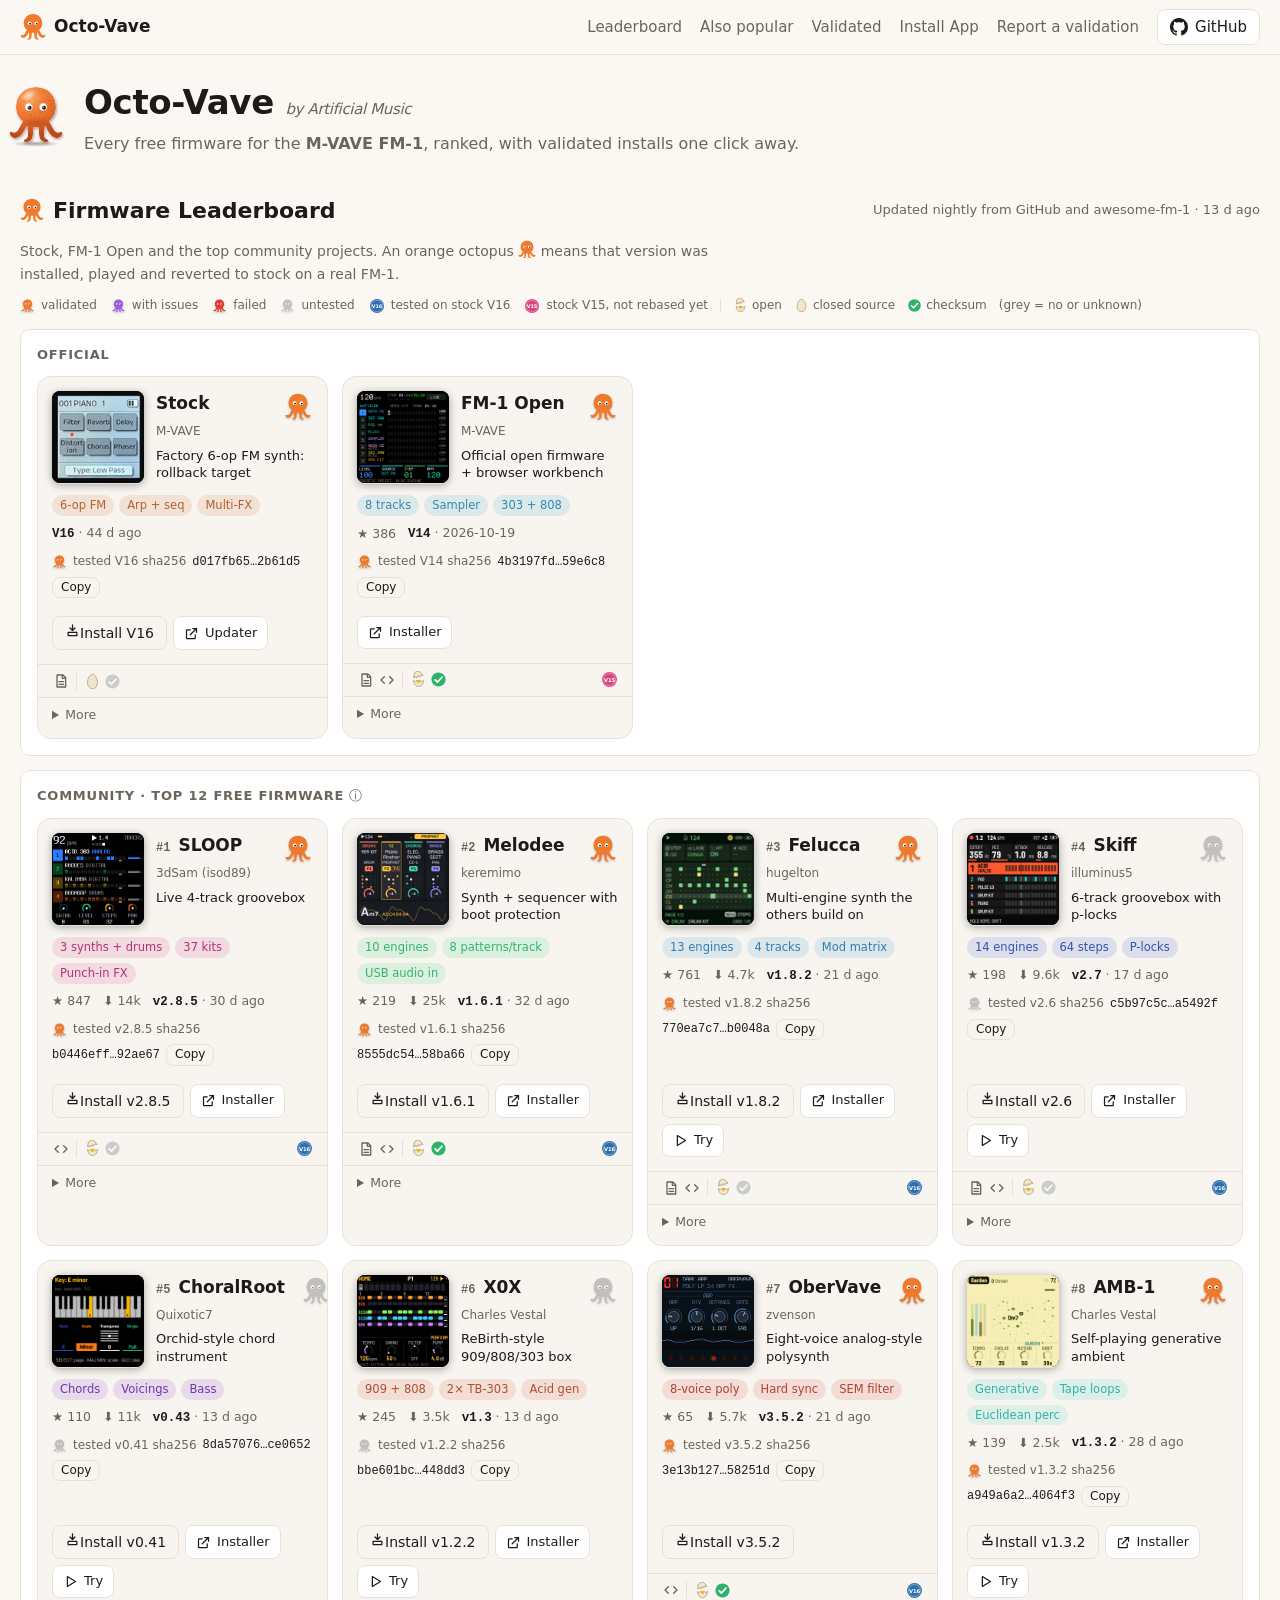
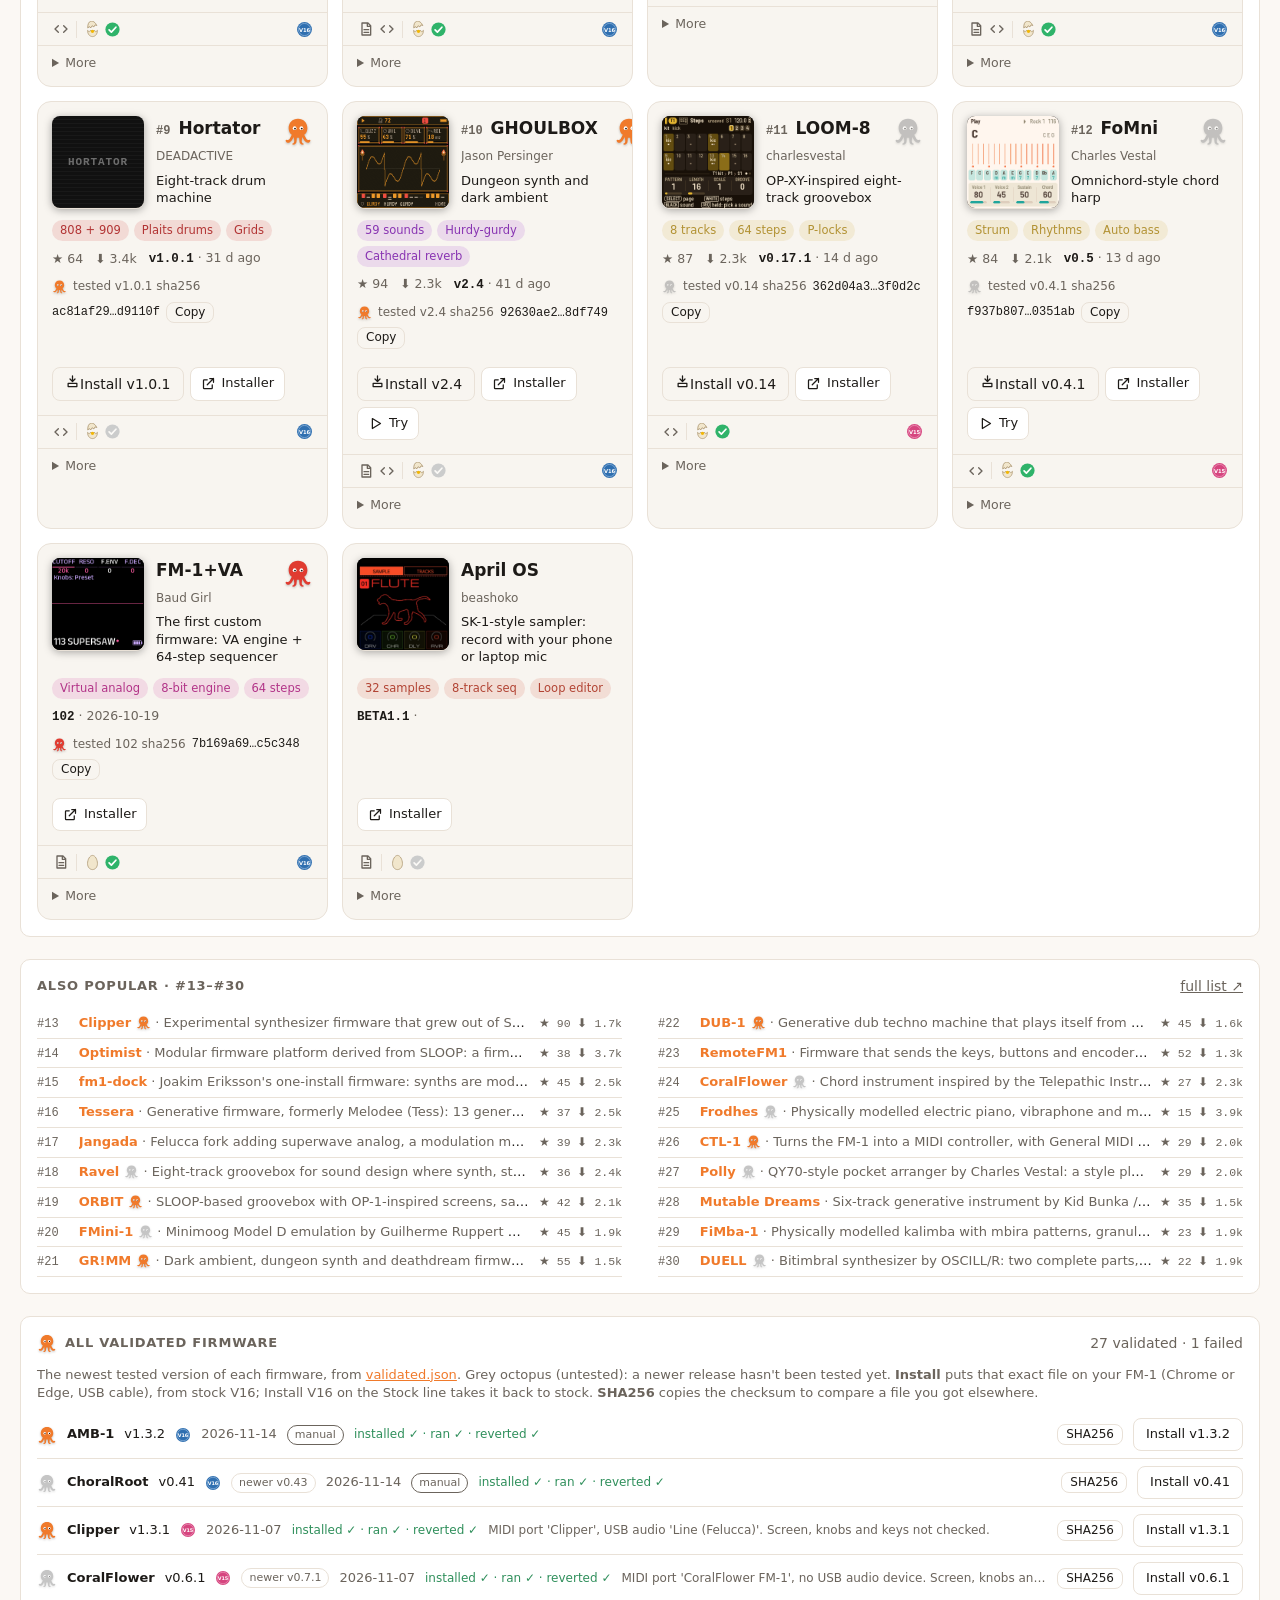
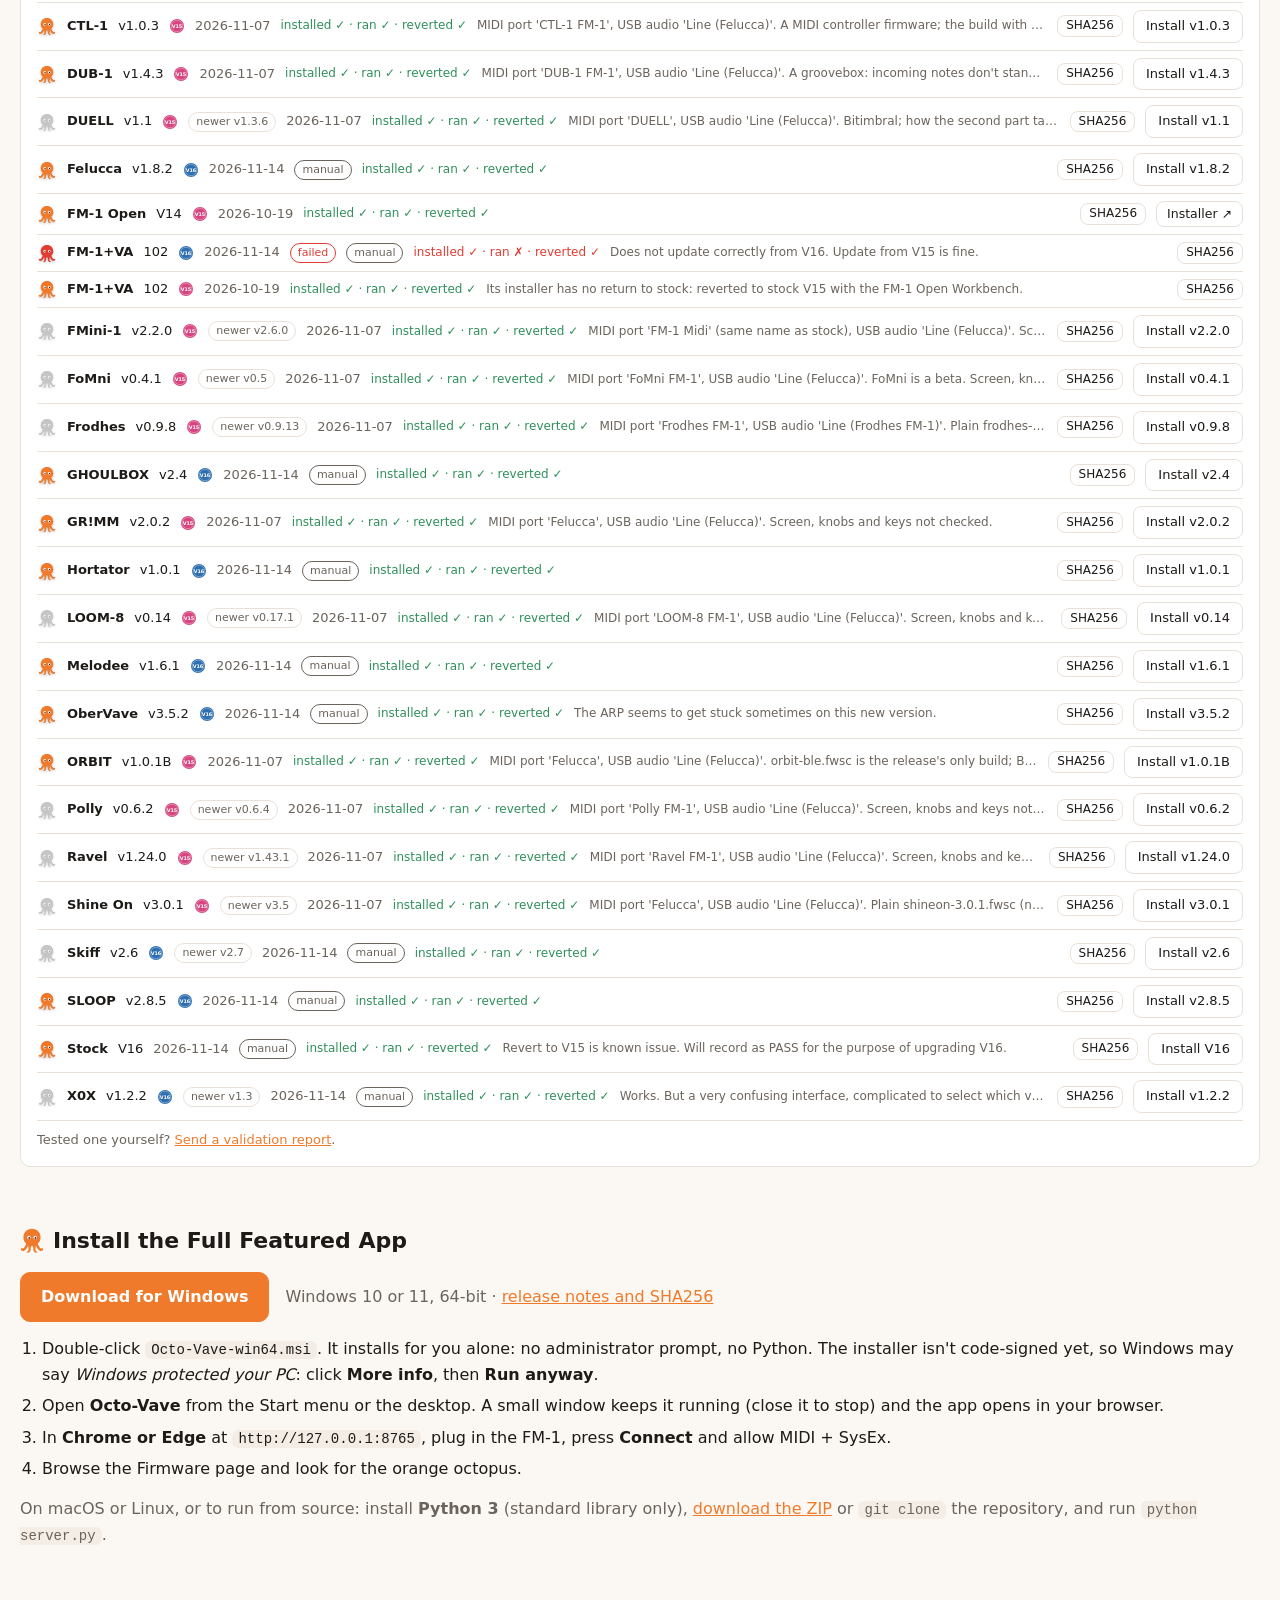
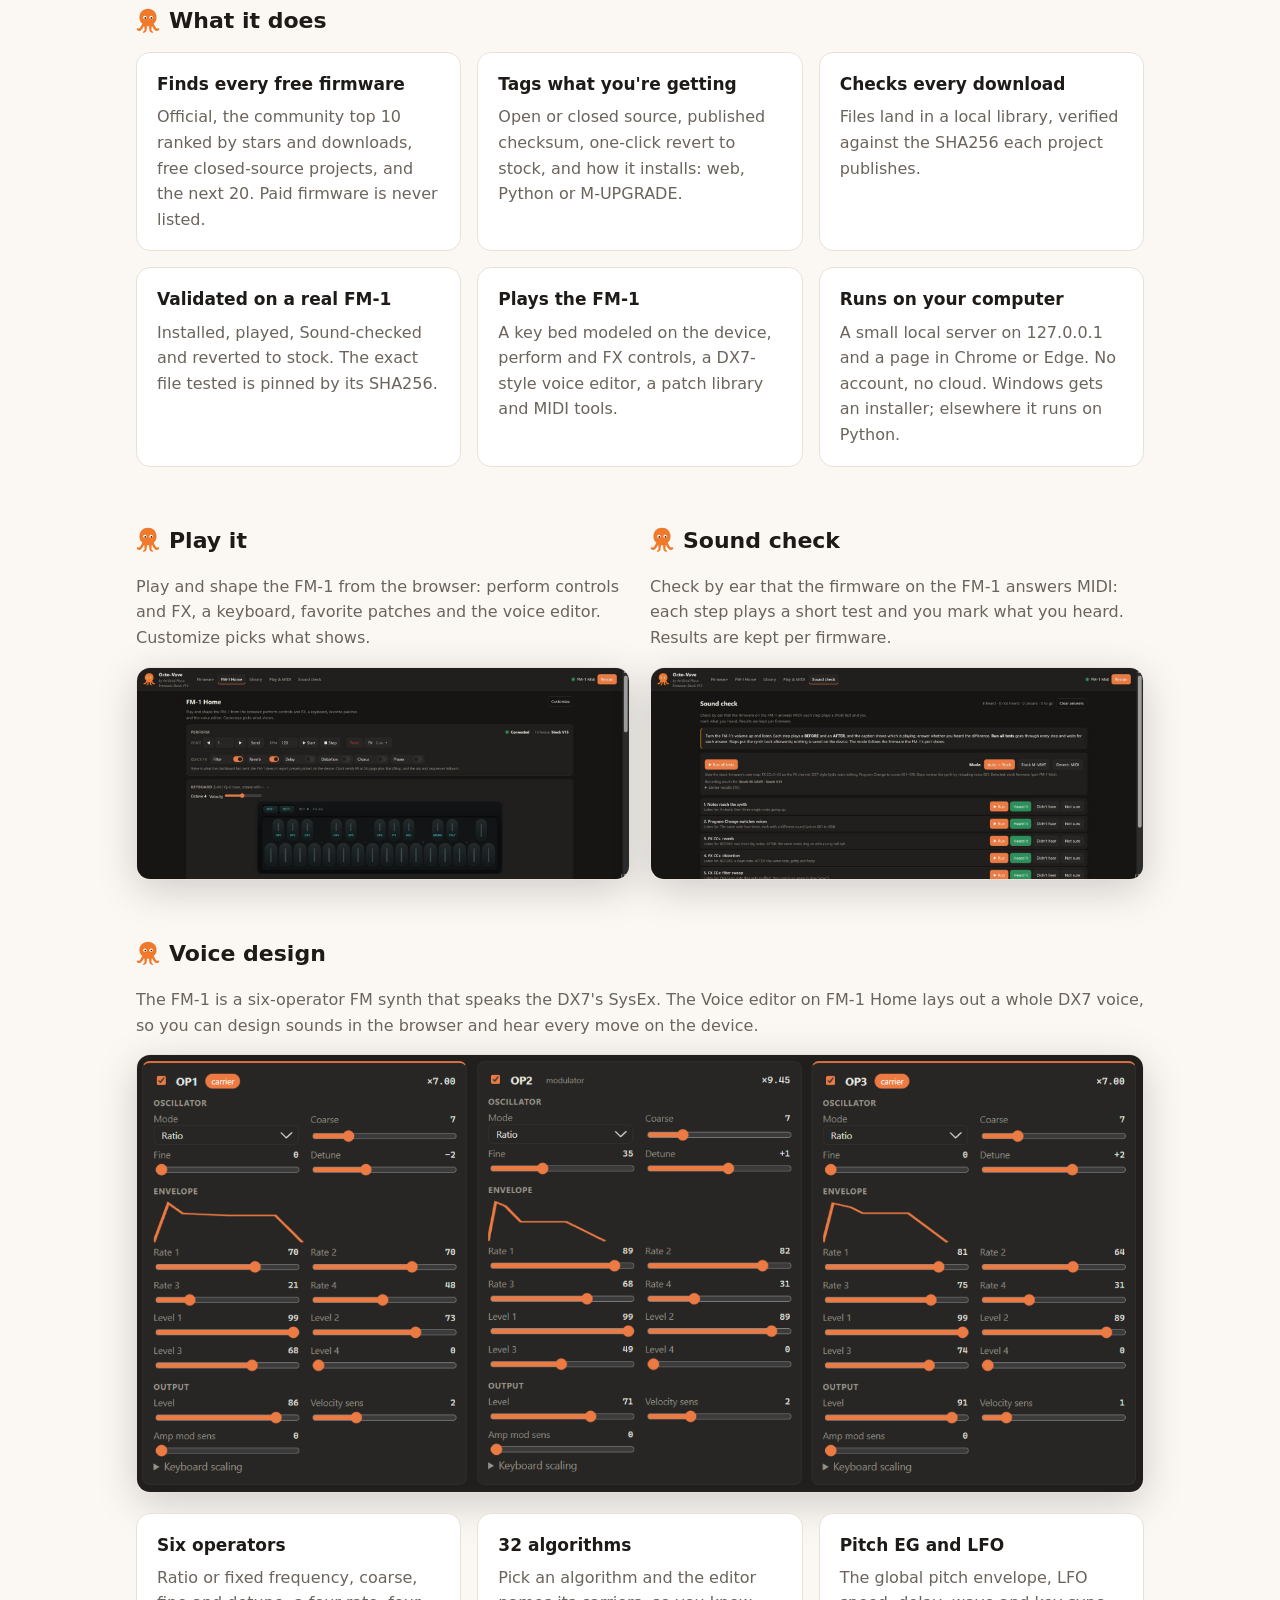
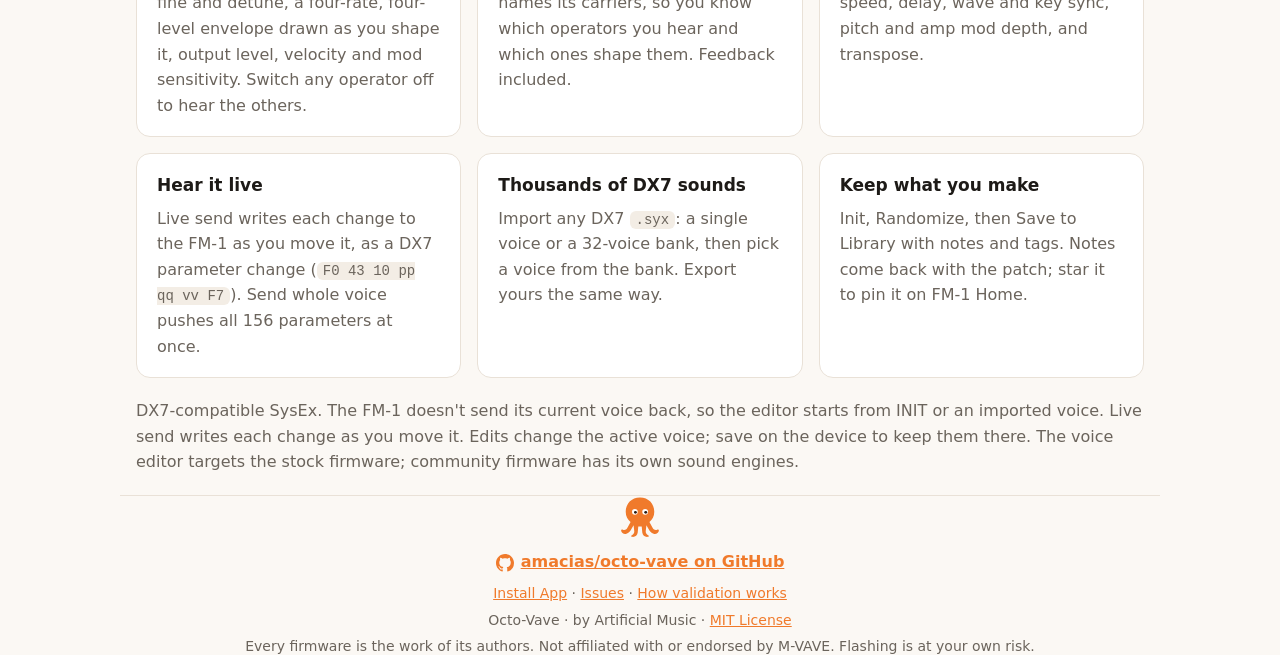
<file: docs/index.html>
<!doctype html>
<html lang="en">
<head>
<meta charset="utf-8">
<meta name="viewport" content="width=device-width, initial-scale=1">
<title>Octo-Vave · free firmware for the M-VAVE FM-1</title>
<meta name="description" content="Every free firmware for the M-VAVE FM-1 pocket synth in one local app: found, ranked, downloaded with checksum checks, and validated on a real FM-1. Look for the orange octopus.">
<meta property="og:title" content="Octo-Vave · free firmware for the M-VAVE FM-1">
<meta property="og:description" content="Find, download, check and play every free FM-1 firmware. The orange octopus marks firmware tested on a real FM-1.">
<meta property="og:image" content="img/firmware.jpg">
<meta property="og:type" content="website">
<link rel="icon" href="img/octo.svg" type="image/svg+xml">
<link rel="stylesheet" href="css/firmware.css">
<style>
  :root {
    --bg: #fbf8f4; --panel: #ffffff; --ink: #1d1a17; --muted: #6b645c; --line: #e9e1d7;
    --accent: #F07A2B; --accent-ink: #fff; --code: #f3ede5;
    --panel-2: #f8f5f0; --ok: #2f8f5b; --warn: #b7791f; --bad: #c0392b; --radius: 10px;
    --mono: ui-monospace, "Cascadia Mono", Consolas, monospace;
  }
  @media (prefers-color-scheme: dark) {
    :root:not([data-theme="light"]) {
      --bg: #121110; --panel: #1b1a18; --ink: #efe9e2; --muted: #a39b91; --line: #2c2a27; --code: #24221f; --panel-2: #24221f;
    }
  }
  :root[data-theme="dark"] { --bg: #121110; --panel: #1b1a18; --ink: #efe9e2; --muted: #a39b91; --line: #2c2a27; --code: #24221f; --panel-2: #24221f; }
  * { box-sizing: border-box; }
  body { margin: 0; background: var(--bg); color: var(--ink); font: 16px/1.6 system-ui, -apple-system, "Segoe UI", sans-serif; }
  a { color: var(--accent); }
  .wrap { max-width: 1040px; margin: 0 auto; padding: 0 16px; }
  .wrap.wide { max-width: 1272px; }  /* firmware sections: room for 4 cards a row, as in the app */
  html { scroll-behavior: smooth; scroll-padding-top: 70px; }  /* section links stop below the sticky top bar */
  header.hero { display: flex; align-items: center; gap: 16px; padding: 20px 0 4px; }
  .hero img.octo { width: 64px; height: auto; flex: none; filter: none; }  /* not the card octopus of css/firmware.css */
  .hero h1 { font-size: clamp(26px, 4vw, 34px); margin: 0; letter-spacing: -.01em; }
  .hero .by { color: var(--muted); font-style: italic; font-size: 15px; font-weight: 400; }
  .hero .tag { font-size: 16px; margin: 2px 0 0; color: var(--muted); }
  .cta { display: flex; gap: 12px; justify-content: center; flex-wrap: wrap; }
  .btn { display: inline-flex; align-items: center; gap: 8px; padding: 11px 20px; border-radius: 10px; font-weight: 600; text-decoration: none; border: 1px solid var(--line); color: var(--ink); background: var(--panel); }
  .btn.primary { background: var(--accent); color: var(--accent-ink); border-color: var(--accent); }
  .shot { display: block; width: 100%; border-radius: 14px; border: 1px solid var(--line); box-shadow: 0 10px 40px rgba(0,0,0,.18); }
  section.wrap { padding-top: 52px; padding-bottom: 4px; }  /* room above each octopus heading (beats .wrap's padding) */
  h2 { font-size: 22px; margin: 0 0 14px; display: flex; align-items: center; gap: 9px; }  /* every octopus heading: the app's page-title size */
  h2 img { width: 24px; height: auto; }
  .grid { display: grid; grid-template-columns: repeat(auto-fit, minmax(min(280px, 100%), 1fr)); gap: 16px; }
  .card { background: var(--panel); border: 1px solid var(--line); border-radius: 14px; padding: 18px 20px; }
  .card h3 { margin: 0 0 6px; font-size: 17px; }
  .card p { margin: 0; color: var(--muted); }
  ol.steps { padding-left: 22px; margin: 0; }
  ol.steps li { margin: 6px 0; }
  #install .dl { display: flex; flex-wrap: wrap; align-items: center; gap: 10px 16px; margin: 0 0 14px; }
  #install .alt { margin: 14px 0 0; }
  code, pre { font: 14px ui-monospace, SFMono-Regular, Consolas, monospace; background: var(--code); border-radius: 6px; }
  code { padding: 1px 6px; }
  pre { padding: 12px 14px; overflow-x: auto; }
  .muted { color: var(--muted); }
  .inline-octo { width: 18px; vertical-align: -3px; }
  .two { display: grid; grid-template-columns: repeat(auto-fit, minmax(min(420px, 100%), 1fr)); gap: 20px; align-items: start; }
  footer { padding: 36px 0 56px; text-align: center; color: var(--muted); font-size: 14px; line-height: 1.9; border-top: 1px solid var(--line); margin-top: 24px; }
  footer .gh-link { font-size: 16px; font-weight: 600; }
  .topbar { position: sticky; top: 0; z-index: 10; background: color-mix(in srgb, var(--bg) 88%, transparent); backdrop-filter: blur(8px); border-bottom: 1px solid var(--line); }
  .topbar-in { display: flex; align-items: center; justify-content: space-between; gap: 12px; height: 54px; }
  .brand { display: inline-flex; align-items: center; gap: 8px; font-weight: 700; color: var(--ink); text-decoration: none; font-size: 17px; }
  .brand img { width: 26px; }
  .links { display: flex; align-items: center; gap: 18px; font-size: 15px; }
  .links a { color: var(--muted); text-decoration: none; }
  .links a:hover { color: var(--ink); }
  .links a.gh-link { color: var(--ink); border: 1px solid var(--line); border-radius: 8px; padding: 5px 12px; background: var(--panel); }
  .gh-link { display: inline-flex; align-items: center; gap: 7px; }
  .gh { width: 18px; height: 18px; }
  @media (max-width: 560px) { .links a:not(.gh-link) { display: none; } }
  footer img { width: 40px; }
  /* firmware sections: the app's cards and lists (css/firmware.css) on this page's controls */
  section.wrap.fwsec { padding-top: 32px; }
  .fwsec .lb-head { margin-bottom: 4px; }
  .fwsec .lb-head h2 { margin: 0; }
  .fwsec .fw-status { font-size: 13px; }
  .fwsec .intro { color: var(--muted); font-size: 14px; margin: 0 0 4px; max-width: 80ch; }
  .fwsec .card { padding: 16px; border-radius: var(--radius); }  /* the app's card */
  .fwsec .card .val-intro, .fwsec .card .val-foot { font-size: 13px; color: var(--muted); margin: 0 0 8px; }
  .fwsec .card .val-foot { margin: 10px 0 0; }
  .fwsec .live { font-size: 14px; line-height: 1.45; }  /* the app's type size, so they lay out as on the Firmware page */
  .fwsec .live code { background: none; padding: 0; }
  .fwsec .btn { font-weight: 500; border-radius: 8px; gap: 6px; }
  .fwsec .btn.ghost { background: none; }
  .fwsec button { font: inherit; padding: 6px 12px; border-radius: 8px; border: 1px solid var(--line); background: var(--panel-2); color: var(--ink); cursor: pointer; }
  .fwsec button.ghost { background: none; }
  .fwsec button:hover, .fwsec .btn:hover { border-color: var(--muted); }
  .fwsec .mini-btn { padding: 1px 8px; font-size: 12px; }
  .fwsec .ic { width: 15px; height: 15px; fill: none; stroke: currentColor; stroke-width: 2; stroke-linecap: round; stroke-linejoin: round; flex: none; }
  .fwsec .badge { font-size: 11px; padding: 2px 8px; border-radius: 999px; background: var(--panel-2); border: 1px solid var(--line); color: var(--muted); }
  .fwsec .badge.ok { color: var(--ok); border-color: var(--ok); }
  .fwsec .badge.warn { color: var(--warn); border-color: var(--warn); }
  .fwsec .badge.bad { color: var(--bad); border-color: var(--bad); }
  .fwsec .row { display: flex; align-items: center; gap: 10px; flex-wrap: wrap; margin: 6px 0; }
  .fwsec .section-head { display: flex; justify-content: space-between; align-items: center; gap: 12px; flex-wrap: wrap; margin-bottom: 12px; }
  .fwsec .card h3 { font-size: 13px; text-transform: uppercase; letter-spacing: .06em; color: var(--muted); margin: 0; }
  .fwsec .fw-legend-row { margin: 12px 0 0; }
</style>
</head>
<body>
<nav class="topbar">
  <div class="wrap wide topbar-in">
    <a class="brand" href="#top"><img src="img/octo.svg" alt="">Octo-Vave</a>
    <div class="links">
      <a href="#leaderboard">Leaderboard</a>
      <a href="#popular">Also popular</a>
      <a href="#validated">Validated</a>
      <a href="#install">Install App</a>
      <a href="https://github.com/amacias/octo-vave/issues/new?template=validation-report.yml">Report a validation</a>
      <a class="gh-link" href="https://github.com/amacias/octo-vave"><svg class="gh" viewBox="0 0 16 16" aria-hidden="true"><path fill="currentColor" d="M8 0C3.58 0 0 3.58 0 8c0 3.54 2.29 6.53 5.47 7.59.4.07.55-.17.55-.38 0-.19-.01-.82-.01-1.49-2.01.37-2.53-.49-2.69-.94-.09-.23-.48-.94-.82-1.13-.28-.15-.68-.52-.01-.53.63-.01 1.08.58 1.23.82.72 1.21 1.87.87 2.33.66.07-.52.28-.87.51-1.07-1.78-.2-3.64-.89-3.64-3.95 0-.87.31-1.59.82-2.15-.08-.2-.36-1.02.08-2.12 0 0 .67-.21 2.2.82.64-.18 1.32-.27 2-.27.68 0 1.36.09 2 .27 1.53-1.04 2.2-.82 2.2-.82.44 1.1.16 1.92.08 2.12.51.56.82 1.27.82 2.15 0 3.07-1.87 3.75-3.65 3.95.29.25.54.73.54 1.48 0 1.07-.01 1.93-.01 2.2 0 .21.15.46.55.38A8.013 8.013 0 0016 8c0-4.42-3.58-8-8-8z"/></svg>GitHub</a>
    </div>
  </div>
</nav>
<header class="hero wrap wide" id="top">
  <img class="octo" src="img/octo-hero.svg" alt="Octo-Vave: an orange octopus">
  <div>
    <h1>Octo-Vave <span class="by">by Artificial Music</span></h1>
    <p class="tag">Every free firmware for the <b>M-VAVE FM-1</b>, ranked, with validated installs one click away.</p>
  </div>
</header>

<section class="wrap wide fwsec" id="leaderboard">
  <div class="section-head lb-head">
    <h2><img src="img/octo.svg" alt="">Firmware Leaderboard</h2>
    <span class="muted fw-status" id="fwStatus">Loading the firmware list…</span>
  </div>
  <p class="intro">Stock, FM-1 Open and the top community projects. An orange octopus <img class="inline-octo" src="img/octo.svg" alt="orange octopus">
    means that version was installed, played and reverted to stock on a real FM-1.</p>
  <div class="live" id="fwLive"></div>
  <div class="live" id="fwMore"></div>
</section>

<section class="wrap wide" id="install">
  <h2><img src="img/octo.svg" alt="">Install the Full Featured App</h2>
  <p class="dl"><a class="btn primary" href="https://github.com/amacias/octo-vave/releases/latest/download/Octo-Vave-win64.msi">Download for Windows</a>
    <span class="muted">Windows 10 or 11, 64-bit · <a href="https://github.com/amacias/octo-vave/releases/latest">release notes and SHA256</a></span></p>
  <ol class="steps">
      <li>Double-click <code>Octo-Vave-win64.msi</code>. It installs for you alone: no administrator prompt, no Python.
        The installer isn't code-signed yet, so Windows may say <i>Windows protected your PC</i>: click <b>More info</b>, then <b>Run anyway</b>.</li>
      <li>Open <b>Octo-Vave</b> from the Start menu or the desktop. A small window keeps it running (close it to stop) and the app opens in your browser.</li>
      <li>In <b>Chrome or Edge</b> at <code>http://127.0.0.1:8765</code>, plug in the FM-1, press <b>Connect</b> and allow MIDI + SysEx.</li>
      <li>Browse the Firmware page and look for the orange octopus.</li>
  </ol>
  <p class="muted alt">On macOS or Linux, or to run from source: install <b>Python 3</b> (standard library only),
    <a href="https://github.com/amacias/octo-vave/archive/refs/heads/main.zip">download the ZIP</a> or <code>git clone</code> the repository,
    and run <code>python server.py</code>.</p>
</section>

<section class="wrap" id="about">
  <h2><img src="img/octo.svg" alt="">What it does</h2>
  <div class="grid">
    <div class="card"><h3>Finds every free firmware</h3><p>Official, the community top 10 ranked by stars and downloads, free closed-source projects, and the next 20. Paid firmware is never listed.</p></div>
    <div class="card"><h3>Tags what you're getting</h3><p>Open or closed source, published checksum, one-click revert to stock, and how it installs: web, Python or M-UPGRADE.</p></div>
    <div class="card"><h3>Checks every download</h3><p>Files land in a local library, verified against the SHA256 each project publishes.</p></div>
    <div class="card"><h3>Validated on a real FM-1</h3><p>Installed, played, Sound-checked and reverted to stock. The exact file tested is pinned by its SHA256.</p></div>
    <div class="card"><h3>Plays the FM-1</h3><p>A key bed modeled on the device, perform and FX controls, a DX7-style voice editor, a patch library and MIDI tools.</p></div>
    <div class="card"><h3>Runs on your computer</h3><p>A small local server on 127.0.0.1 and a page in Chrome or Edge. No account, no cloud. Windows gets an installer; elsewhere it runs on Python.</p></div>
  </div>
</section>

<section class="wrap two">
  <div><h2><img src="img/octo.svg" alt="">Play it</h2><p class="muted">Play and shape the FM-1 from the browser: perform controls and FX, a keyboard, favorite patches and the voice editor. Customize picks what shows.</p><img class="shot" src="img/home.jpg" alt="FM-1 Home: perform controls and the FM-1 key bed"></div>
  <div><h2><img src="img/octo.svg" alt="">Sound check</h2><p class="muted">Check by ear that the firmware on the FM-1 answers MIDI: each step plays a short test and you mark what you heard. Results are kept per firmware.</p><img class="shot" src="img/sound-check.jpg" alt="Sound check: guided listening tests"></div>
</section>

<section class="wrap">
  <h2><img src="img/octo.svg" alt="">Voice design</h2>
  <p class="muted">The FM-1 is a six-operator FM synth that speaks the DX7's SysEx. The Voice editor on FM-1 Home lays out
    a whole DX7 voice, so you can design sounds in the browser and hear every move on the device.</p>
  <img class="shot" src="img/voice-operators.png" alt="Operators 1 to 3 of a randomized voice: oscillator settings, envelope graphs, rates, levels and output">
  <div class="grid" style="margin: 20px 0">
    <div class="card"><h3>Six operators</h3><p>Ratio or fixed frequency, coarse, fine and detune, a four-rate, four-level envelope drawn as you shape it, output level, velocity and mod sensitivity. Switch any operator off to hear the others.</p></div>
    <div class="card"><h3>32 algorithms</h3><p>Pick an algorithm and the editor names its carriers, so you know which operators you hear and which ones shape them. Feedback included.</p></div>
    <div class="card"><h3>Pitch EG and LFO</h3><p>The global pitch envelope, LFO speed, delay, wave and key sync, pitch and amp mod depth, and transpose.</p></div>
    <div class="card"><h3>Hear it live</h3><p>Live send writes each change to the FM-1 as you move it, as a DX7 parameter change (<code>F0 43 10 pp qq vv F7</code>). Send whole voice pushes all 156 parameters at once.</p></div>
    <div class="card"><h3>Thousands of DX7 sounds</h3><p>Import any DX7 <code>.syx</code>: a single voice or a 32-voice bank, then pick a voice from the bank. Export yours the same way.</p></div>
    <div class="card"><h3>Keep what you make</h3><p>Init, Randomize, then Save to Library with notes and tags. Notes come back with the patch; star it to pin it on FM-1 Home.</p></div>
  </div>
  <p class="muted">DX7-compatible SysEx. The FM-1 doesn't send its current voice back, so the editor starts from INIT or an imported voice.
    Live send writes each change as you move it. Edits change the active voice; save on the device to keep them there.
    The voice editor targets the stock firmware; community firmware has its own sound engines.</p>
</section>

<footer class="wrap">
  <img src="img/octo.svg" alt=""><br>
  <a class="gh-link" href="https://github.com/amacias/octo-vave"><svg class="gh" viewBox="0 0 16 16" aria-hidden="true"><path fill="currentColor" d="M8 0C3.58 0 0 3.58 0 8c0 3.54 2.29 6.53 5.47 7.59.4.07.55-.17.55-.38 0-.19-.01-.82-.01-1.49-2.01.37-2.53-.49-2.69-.94-.09-.23-.48-.94-.82-1.13-.28-.15-.68-.52-.01-.53.63-.01 1.08.58 1.23.82.72 1.21 1.87.87 2.33.66.07-.52.28-.87.51-1.07-1.78-.2-3.64-.89-3.64-3.95 0-.87.31-1.59.82-2.15-.08-.2-.36-1.02.08-2.12 0 0 .67-.21 2.2.82.64-.18 1.32-.27 2-.27.68 0 1.36.09 2 .27 1.53-1.04 2.2-.82 2.2-.82.44 1.1.16 1.92.08 2.12.51.56.82 1.27.82 2.15 0 3.07-1.87 3.75-3.65 3.95.29.25.54.73.54 1.48 0 1.07-.01 1.93-.01 2.2 0 .21.15.46.55.38A8.013 8.013 0 0016 8c0-4.42-3.58-8-8-8z"/></svg>amacias/octo-vave on GitHub</a><br>
  <span class="foot-links"><a href="#install">Install App</a> ·
    <a href="https://github.com/amacias/octo-vave/issues">Issues</a> · <a href="https://github.com/amacias/octo-vave/blob/main/VALIDATION.md">How validation works</a></span><br>
  Octo-Vave · by Artificial Music · <a href="https://github.com/amacias/octo-vave/blob/main/LICENSE">MIT License</a><br>
  Every firmware is the work of its authors. Not affiliated with or endorsed by M-VAVE. Flashing is at your own risk.
</footer>

<script type="module">
  // The Firmware section renders with the app's own card code (js/fwcards.js, a copy of web/fwcards.js)
  // from the nightly snapshot docs/data/firmware.json (tools/fm1_site.py). Read from the repository
  // first, so a new snapshot shows before Pages republishes; this site's own copy is the fallback.
  import { h, fwSections, fwDirectory, validatedSection, relTime, copySha, verKey, isBaseline, oneWayFor, installableState, outcome, BASELINE, failsOnBaseline }
    from "./js/fwcards.js";
  import { installAction } from "./js/fm1flash.js";
  const SNAPSHOTS = ["https://raw.githubusercontent.com/amacias/octo-vave/main/docs/data/firmware.json", "data/firmware.json"];
  const $ = (id) => document.getElementById(id);

  async function loadSnapshot() {
    for (const url of SNAPSHOTS) {
      try {
        const r = await fetch(url, { cache: "no-cache" });
        if (r.ok) return await r.json();
      } catch {}
    }
    throw new Error("no snapshot");
  }

  // The app's "All Validated Firmware" card; the homepage adds the SHA256 copy and Install to each line.
  function validatedCard(fw) {
    const link = (href, text) => h("a", { href, text });
    const card = validatedSection(fw, (v) => {
      const copy = v.sha256 && h("button", { class: "ghost mini-btn copy", text: "SHA256", title: `Copy the full SHA256 of ${v.file || "the tested file"}:
${v.sha256}` });
      if (copy) copy.onclick = () => copySha(v, copy);
      return [copy, !failsOnBaseline(fw, v) && installAction(v, installOpts(fw, v))];
    }, {
      note: h("p", { class: "val-intro" }, "The newest tested version of each firmware, from ",
        link("https://github.com/amacias/octo-vave/blob/main/firmware/validated.json", "validated.json"),
        ". Grey octopus (untested): a newer release hasn't been tested yet. ", h("b", { text: "Install" }),
        " puts that exact file on your FM-1 (Chrome or Edge, USB cable), from stock V16; Install V16 on the Stock line takes it back to stock. ",
        h("b", { text: "SHA256" }), " copies the checksum to compare a file you got elsewhere."),
      foot: h("p", { class: "val-foot" }, "Tested one yourself? ",
        link("https://github.com/amacias/octo-vave/issues/new?template=validation-report.yml", "Send a validation report"), "."),
    });
    card.id = "validated";
    return card;
  }

  // Install button: the browser flashes the validated file over Web MIDI (js/fm1flash.js). Most hosts
  // don't let another site fetch their files, so the user downloads it and drops it in; the dialog
  // checks its SHA256 against the record either way.
  function installOpts(fw, v) {
    const f = fw.catalog.find((c) => c.id === v.id) || { id: v.id, name: v.id };
    const rel = fw.releases?.sources?.[v.id]?.releases?.find((r) => verKey(r.version) === verKey(v.version));
    const asset = rel?.assets?.find((a) => a.name === v.file);
    let access = null;
    return {
      name: f.name, isStock: v.id === BASELINE.id, installUrl: f.links?.install, downloadUrl: asset?.url || rel?.url, oneWay: oneWayFor(fw.catalog),
      async getAccess() {
        if (!navigator.requestMIDIAccess) throw new Error("This browser has no Web MIDI. Use Chrome or Edge on a computer.");
        try { access = access || await navigator.requestMIDIAccess({ sysex: true }); }
        catch { throw new Error("MIDI access with SysEx was blocked. Allow it for this page (the icon in the address bar) and try again."); }
        return access;
      },
      async getFile() {
        if (!asset) return null;
        try {
          const r = await fetch(asset.url);
          return r.ok ? new Uint8Array(await r.arrayBuffer()) : null;
        } catch { return null; }
      },
    };
  }

  // A card's Install <version>, as in the app: its newest passing validation (Stock: V16, the
  // baseline; none when that version failed on V16), with the same installer as the list.
  // Release files download from More.
  function cardInstall(fw, f) {
    const v = f.id === BASELINE.id
      ? (fw.validated || []).find((r) => isBaseline(r) && ["clean", "issues"].includes(outcome(r)))
      : installableState(fw, f)?.v;
    return v && !failsOnBaseline(fw, v) ? installAction(v, installOpts(fw, v), { card: true }) : null;
  }

  loadSnapshot().then((fw) => {
    $("fwStatus").textContent = `Updated nightly from GitHub and awesome-fm-1 · ${relTime(fw.generated_at)}`;
    $("fwLive").replaceChildren(...fwSections(fw, { install: (f) => cardInstall(fw, f) }, { merged: true, boxed: true }).nodes);
    // the app's cards below the leaderboard: Also Popular (from #13: the homepage shows 12 cards), then All Validated
    const dir = fwDirectory(fw, { from: 12 });
    if (dir) dir.id = "popular";
    $("fwMore").replaceChildren(dir || "", validatedCard(fw));
  }).catch(() => {
    $("fwStatus").replaceChildren("Couldn't load the firmware list here; see ",
      h("a", { href: "https://github.com/amacias/octo-vave/blob/main/firmware/catalog.json", text: "catalog.json" }), " and ",
      h("a", { href: "https://github.com/amacias/octo-vave/blob/main/firmware/validated.json", text: "validated.json" }), ".");
  });
</script>
</body>
</html>
</file>
<file: docs/css/firmware.css>
/* firmware.css: owned by the firmware feature. Feature-specific styles go here, not in style.css. */
/* The card rules are shared with the homepage (docs/css/firmware.css, a copy kept by tools/fm1_site.py).
   They use only theme variables: --bg, --panel, --panel-2, --ink, --muted, --line, --accent, --ok, --warn, --bad, --mono, --radius. */

/* cards, the Also popular list, the validated rows */
.fw-title a.mini { color: var(--muted); display: inline-flex; padding: 2px; border-radius: 6px; }
.fw-title a.mini:hover { color: var(--ink); background: var(--panel-2); }
.fw-title .by + a.mini { margin-left: 4px; }
.fw-section { font-size: 15px; margin: 22px 0 10px; display: flex; align-items: center; gap: 8px; }
.fw-section .info { color: var(--muted); cursor: help; font-weight: 400; }
.fw-cards { display: grid; grid-template-columns: repeat(auto-fill, minmax(290px, 1fr)); gap: 14px; }
.fw-card { background: var(--panel); border: 1px solid var(--line); border-radius: 14px; overflow: hidden; transition: transform .15s, box-shadow .15s;
  display: grid; grid-template-columns: minmax(0, 1fr); grid-row: span 2; grid-template-rows: subgrid; row-gap: 0; }  /* top part / buttons + More, on the row's shared tracks */
.fw-top { display: flex; flex-direction: column; }
.fw-card:hover { transform: translateY(-2px); box-shadow: 0 8px 24px rgba(0,0,0,.18); }
.fw-card.current { border-color: hsl(var(--h) 70% 55%); box-shadow: 0 0 0 2px hsl(var(--h) 70% 55%); }
/* Header: the square LCD capture beside name, author and tagline. */
.fw-head { display: grid; grid-template-columns: 92px 1fr; gap: 12px; padding: 14px 14px 0; align-items: start; }
.fw-art { width: 92px; height: 92px; border-radius: 8px; overflow: hidden; background: #000; box-shadow: 0 1px 0 var(--line), 0 2px 8px rgba(0,0,0,.35); }
.fw-art img { width: 100%; height: 100%; object-fit: cover; display: block; }
.fw-headtext { min-width: 0; display: flex; flex-direction: column; gap: 2px; }
.fw-headtext .by { color: var(--muted); font-size: 12px; white-space: nowrap; overflow: hidden; text-overflow: ellipsis; }
.fw-headtext .fw-tag { margin-top: 4px; font-size: 13px; line-height: 1.35; display: -webkit-box; -webkit-line-clamp: 3; -webkit-box-orient: vertical; overflow: hidden; }
.fw-title .grow { flex: 1; min-width: 0; }
.fw-title .rank { font: 700 12px var(--mono); color: var(--muted); align-self: center; }
.flag { font: 700 10px var(--mono); letter-spacing: .06em; padding: 2px 7px; border-radius: 999px; color: #fff; }
.flag.on { background: var(--ok); }
.flag.up { background: var(--warn); }
.flag.new { background: var(--accent); }
.fw-body { padding: 12px 14px 0; display: flex; flex-direction: column; gap: 8px; }
.fw-body.fw-foot { padding: 8px 14px 14px; }
.fw-title { display: flex; align-items: baseline; gap: 8px; }
.fw-title b { font-size: 17px; }
.fw-title .by { color: var(--muted); font-size: 12px; margin-left: auto; white-space: nowrap; overflow: hidden; text-overflow: ellipsis; }
.fw-tag { font-size: 13.5px; }
.fw-chips { display: flex; flex-wrap: wrap; gap: 5px; }
.fw-chips span { font-size: 11.5px; padding: 2px 8px; border-radius: 999px; background: hsl(var(--h) 60% 50% / .14); color: hsl(var(--h) 55% 45%); }
@media (prefers-color-scheme: dark) { :root:not([data-theme="light"]) .fw-chips span { color: hsl(var(--h) 80% 72%); } }
:root[data-theme="dark"] .fw-chips span { color: hsl(var(--h) 80% 72%); }
.fw-stats { display: flex; gap: 12px; font-size: 12.5px; color: var(--muted); flex-wrap: wrap; align-items: center; }
.fw-stats b { color: var(--ink); font-family: var(--mono); font-weight: 600; }
.fw-actions { display: flex; gap: 6px; flex-wrap: wrap; padding-top: 4px; }
.fw-actions .btn, .fw-actions button { font-size: 13px; padding: 6px 10px; }
button.fw-inst { color: var(--accent); border-color: color-mix(in srgb, var(--accent) 55%, var(--line)); }
button.fw-inst:disabled { color: var(--muted); border-color: var(--line); }
button.fw-validate.failed { color: var(--bad); border-color: color-mix(in srgb, var(--bad) 55%, var(--line)); }   /* newest version failed: retest */
.fw-lib { display: flex; align-items: center; gap: 6px; font-size: 12px; color: var(--ok); }
.fw-more summary { cursor: pointer; color: var(--muted); font-size: 12.5px; }
.fw-more[open] { font-size: 13px; }
.fw-more p { margin: 8px 0; }
.fw-card .rel, details .rel { border-top: 1px solid var(--line); padding-top: 8px; margin-top: 8px; }
.asset { display: flex; align-items: center; gap: 8px; font-size: 12.5px; padding: 3px 0; }
.asset .name { font-family: var(--mono); flex: 1; overflow: hidden; text-overflow: ellipsis; white-space: nowrap; }
.local { background: var(--panel-2); border-radius: 8px; padding: 8px 10px; font-size: 12.5px; margin-top: 8px; }
.local .f { display: flex; gap: 8px; align-items: center; padding: 3px 0; flex-wrap: wrap; }
.local .sha { font: 11px var(--mono); color: var(--muted); flex: 1; }
.dir, .val { margin-top: 22px; }
/* homepage: Official and Community each in a card box (fwSections boxed) */
.fw-group { margin-top: 14px; }
.fw-group h3 .info { text-transform: none; cursor: help; font-weight: 400; }
.fw-group .fw-card { background: var(--panel-2); }
.dir-list { list-style: none; margin: 0; padding: 0; columns: 2 460px; column-gap: 36px; font-size: 13px; }
.dir-list li { display: grid; grid-template-columns: 2.6em 1fr auto; gap: 8px; align-items: baseline; padding: 5px 0; border-bottom: 1px solid var(--line); break-inside: avoid; }
.dir-rank { color: var(--muted); font: 12px var(--mono); }
.dir-main { white-space: nowrap; overflow: hidden; text-overflow: ellipsis; }
.dir-stats { color: var(--muted); font: 11.5px var(--mono); white-space: nowrap; }
.dir-list li a { font-weight: 600; text-decoration: none; }
.dir-list li a:hover { text-decoration: underline; }
.dir-desc { color: var(--muted); }
.dir-star { color: var(--accent); margin-left: 4px; font-size: 11px; }
.dir-tag { font-size: 10.5px; margin-left: 6px; padding: 1px 6px; border-radius: 999px; border: 1px solid var(--line); color: var(--muted); }
/* validation (orange octopus) */
.octo-wrap { display: inline-flex; align-items: center; cursor: help; }
.octo { width: 20px; height: 20px; display: block; filter: drop-shadow(0 1px 1px rgba(0,0,0,.25)); }
.fw-title .octo-wrap { align-self: center; }
.val h3 { display: flex; align-items: center; gap: 8px; }
.val-row { display: flex; align-items: center; gap: 10px; padding: 7px 0; border-bottom: 1px solid var(--line); font-size: 13px; flex-wrap: wrap; }
.val-row .grow { flex: 1; min-width: 0; }
.val-steps { color: var(--ok); font-size: 12px; }
.val details { margin-top: 10px; }
@media (max-width: 640px) { .dir-list li { white-space: normal; } .fw-cards { grid-template-columns: 1fr; } }

/* Neutral stand-in screen for cards built from GitHub metadata (never a fetched screenshot). */
.fw-art.ph { display: grid; place-items: center; background:
  repeating-linear-gradient(0deg, rgba(255,255,255,.035) 0 1px, transparent 1px 4px), #111; }
.fw-art.ph span { font: 700 11px var(--mono); letter-spacing: .08em; color: rgba(255,255,255,.38);
  text-align: center; padding: 0 6px; line-height: 1.3; word-break: break-word; }

/* "not curated yet" marker next to the author */
.fw-uncur { margin-left: 6px; font-size: 10.5px; padding: 0 6px; border-radius: 999px;
  border: 1px dashed var(--line); color: var(--muted); cursor: help; }

/* partial / cached data hints */
.fw-partial { font-size: 10.5px; padding: 0 6px; border-radius: 999px; border: 1px solid var(--warn);
  color: var(--warn); cursor: help; }

/* greyed octopus: validated, but a newer stable release is out */
.octo-wrap.older { opacity: .5; filter: grayscale(1); }
/* outcome colours: orange = validated, purple = with issues, red = failed */
.octo-wrap.clean { --octo: #F07A2B; }
.octo-wrap.issues { --octo: #9B5DE5; }
.octo-wrap.failed { --octo: #E03C31; }
.val-newer { font-size: 11px; padding: 1px 7px; border-radius: 999px; border: 1px solid var(--line); color: var(--muted); }
.val-label { font-size: 11px; padding: 1px 7px; border-radius: 999px; border: 1px solid; }
.val-label.issues { color: #9B5DE5; }
.val-label.failed { color: #E03C31; }
.val-label.manual { color: var(--muted); }
.val-label.baseline { color: var(--muted); border-style: dashed; }
.val-steps.issues { color: #9B5DE5; }
.val-steps.failed { color: #E03C31; }
.val-note { flex: 1; min-width: 0; color: var(--muted); font-size: 12px; white-space: nowrap; overflow: hidden; text-overflow: ellipsis; }
.val-legend { display: inline-flex; align-items: center; gap: 4px 6px; flex-wrap: wrap; font-size: 12px; }
.val-legend .octo { width: 15px; height: 15px; }
.val-legend .octo-wrap + .octo-wrap, .val-legend .octo-wrap { margin-left: 8px; }
.val-legend .octo-wrap:first-child { margin-left: 0; }
.val-legend .trait.stock { margin-left: 8px; }
.val-legend .trait.stock svg { width: 16px; height: 16px; }
.dir-main .octo-wrap { margin-left: 5px; vertical-align: -3px; }
.dir-main .octo { width: 15px; height: 15px; }

/* card traits: egg open/closed source, green checksum, blue first-aid revert; grey = no or unknown */
.fw-headtext .by { display: flex; align-items: center; gap: 6px; }
.fw-headtext .by .by-name { min-width: 0; overflow: hidden; text-overflow: ellipsis; }
.fw-tools { display: inline-flex; align-items: center; gap: 3px; flex: none; }
.fw-tools a.mini { color: var(--muted); display: inline-flex; padding: 1px; border-radius: 6px; }
.fw-tools a.mini:hover { color: var(--ink); background: var(--panel-2); }
.fw-tools a.mini .ic { width: 16px; height: 16px; }
.fw-traits { display: inline-flex; gap: 3px; flex: none; }
/* top line: name left, octopus alone on the right, 1.5x size */
.fw-title { min-height: 30px; }
.fw-title .octo { width: 30px; height: 30px; }
.trait { display: inline-flex; cursor: help; }
.trait svg { width: 17px; height: 17px; display: block; }
.trait .shell { fill: #F1E6CC; stroke: #A8916A; stroke-width: 1; stroke-linejoin: round; }
.trait .yolk { fill: #F2B705; }
.trait.sum .bg { fill: #2FB36A; }
.trait.sum .fg { stroke: #fff; }
/* stock seal (#19): a validation tested against a stock version other than the V15 baseline */
.trait.stock .bg { fill: #2F6FB0; }
.trait.stock .ring { fill: none; stroke: #CFE2F6; stroke-width: .8; opacity: .75; }
/* pink V15: tested on the old baseline, not rebased on V16 yet */
.trait.stock.legacy .bg { fill: #D6457F; }
.trait.stock.legacy .ring { stroke: #F9D2E2; }
.trait .fg-text { fill: #fff; font: 800 7.4px system-ui, sans-serif; letter-spacing: -.2px; }
.val-row .trait.stock svg { width: 16px; height: 16px; }
/* all card icons in one row under the buttons, groups split by a thin rule */
.fw-icons { display: flex; align-items: center; flex-wrap: wrap; gap: 6px; margin: 6px -14px 0; padding: 7px 14px;
  background: var(--panel-2); border-top: 1px solid var(--line); border-bottom: 1px solid var(--line); }
.fw-icons > * + * { padding-left: 7px; border-left: 1px solid var(--line); }
/* the stock seal (V16 / V15) sits at the right edge */
.fw-icons > .trait.stock { margin-left: auto; padding-left: 0; border-left: 0; }
/* the validated file's pinned sha256 */
.fw-pin { display: flex; align-items: center; gap: 6px; flex-wrap: wrap; font-size: 12px; margin: 2px 0 6px; }
.fw-pin .octo { width: 15px; height: 15px; }
.fw-pin code { font: 12px var(--mono); }
.fw-pin .mini-btn { padding: 1px 8px; font-size: 11.5px; }
.trait.off .bg { fill: #8A9099; }
.trait.off { opacity: .4; }
.fw-legend-row { display: flex; justify-content: flex-start; align-items: center; flex-wrap: wrap; gap: 4px 12px; margin: 4px 0 -6px; }
.legend-sep { width: 1px; height: 14px; background: var(--line); }
.trait-legend { display: inline-flex; align-items: center; gap: 4px; flex-wrap: wrap; font-size: 12px; }
.trait-legend .trait svg { width: 15px; height: 15px; }
.trait-legend .trait:not(:first-child), .trait-off-note { margin-left: 8px; }

/* Install button and dialog (fm1flash.js): Validated firmware list in the app and on the homepage */
.fw-install-btn { font-size: 12.5px; padding: 3px 10px; white-space: nowrap; }
a.btn.fw-install-btn { padding: 3px 10px; }
.fw-flash { width: min(520px, calc(100vw - 32px)); padding: 18px 20px; border: 1px solid var(--line); border-radius: var(--radius, 10px);
  background: var(--panel); color: var(--ink); box-shadow: 0 18px 50px rgba(0,0,0,.35); font-size: 14px; line-height: 1.45; }
.fw-flash::backdrop { background: rgba(0,0,0,.45); }
.fw-flash h3 { margin: 0 0 6px; font-size: 17px; text-transform: none; letter-spacing: 0; color: var(--ink); }
.fw-flash .muted { color: var(--muted); }
.fw-flash p { margin: 6px 0; }
.fw-i-notes { margin: 6px 0 10px; padding-left: 18px; color: var(--muted); font-size: 13px; }
.fw-i-notes li.warn { color: var(--warn); }
.fw-i-route ol { margin: 6px 0; padding-left: 22px; font-size: 13.5px; }
.fw-i-route li.active { font-weight: 600; }
.fw-i-route li.done { color: var(--ok); }
.fw-i-route li.done::after { content: " ✓"; }
.fw-i-route li.skipped { color: var(--muted); text-decoration: line-through; }
.fw-i-file { font-size: 13px; }
.fw-i-file.ok, .fw-i-msg.ok { color: var(--ok); }
.fw-i-file.bad, .fw-i-msg.bad { color: var(--bad); }
.fw-i-msg.warn { color: var(--warn); }
.fw-i-pick { border: 1px dashed var(--line); border-radius: 8px; padding: 8px 12px; margin: 6px 0; font-size: 13px; }
.fw-i-steps { margin: 10px 0 6px; padding-left: 22px; font-size: 13px; color: var(--muted); }
.fw-i-steps li.active { color: var(--ink); font-weight: 600; }
.fw-i-steps li.done { color: var(--ok); }
.fw-i-steps li.done::after { content: " ✓"; }
.fw-flash progress { width: 100%; height: 8px; accent-color: var(--accent); }
.fw-i-actions { display: flex; justify-content: flex-end; gap: 8px; margin-top: 12px; }
.fw-flash button { font: inherit; padding: 6px 14px; border-radius: 8px; border: 1px solid var(--line); background: var(--panel-2); color: var(--ink); cursor: pointer; }
.fw-flash button.ghost { background: none; }
.fw-flash button.primary { background: var(--accent); color: var(--accent-ink); border-color: var(--accent); }
.fw-flash button:disabled { opacity: .5; cursor: default; }
/* Validate (app only) */
.fw-val textarea { width: 100%; box-sizing: border-box; font: inherit; font-size: 13px; color: var(--ink); background: var(--panel-2); border: 1px solid var(--line); border-radius: 8px; padding: 6px 8px; }
.fw-v-steps { margin: 10px 0; padding-left: 22px; font-size: 13.5px; }
.fw-v-steps li { margin: 6px 0; }
.fw-v-steps li > label { margin-right: 10px; }
.fw-v-steps li button { padding: 3px 10px; font-size: 12.5px; }
.fw-v-result { display: flex; flex-wrap: wrap; align-items: center; gap: 6px 14px; margin: 10px 0 4px; font-size: 13.5px; }
.fw-v-res { display: inline-flex; align-items: center; gap: 4px; cursor: pointer; }
.fw-v-res .octo-wrap svg { width: 18px; height: 18px; }
.fw-i-actions .grow { flex: 1; }
</file>
